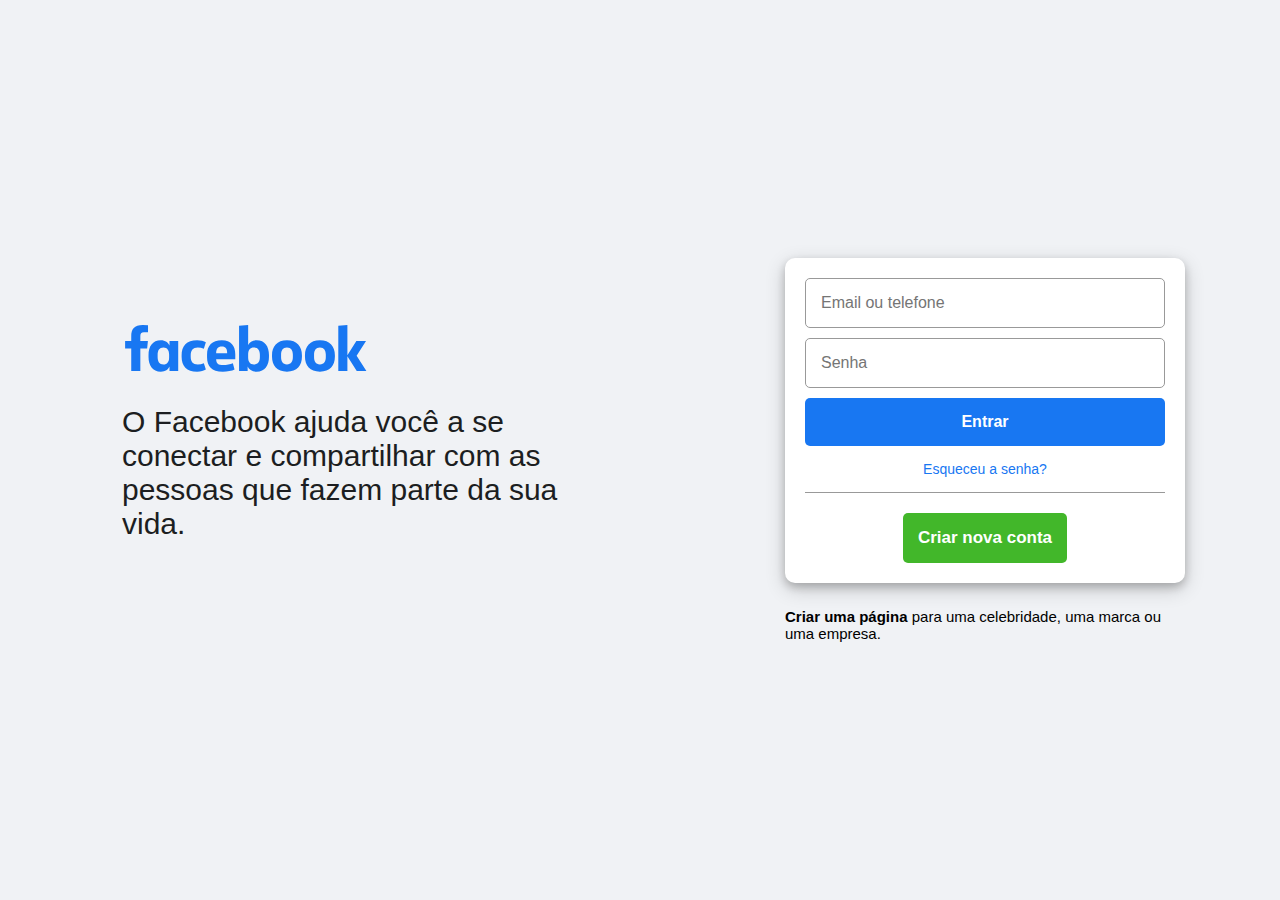
<file: index.html>
<!DOCTYPE html>
<html lang="en">
<head>
    <meta charset="UTF-8">
    <meta http-equiv="X-UA-Compatible" content="IE=edge">
    <meta name="viewport" content="width=device-width, initial-scale=1.0">
    <title>Facebook – entre ou cadastre-se</title>
    <link rel="stylesheet" href="styles/style.css">
</head>
<body>
    
    
    <div class="container">
        <!-- Bloco esquerdo contendo logo e texto -->
        <div class="left">
            <div class="left__logo">
                <img src="img/fb-logo.svg" alt="logo">
            </div>
            <div class="left__text">
                <p>O Facebook ajuda você a se conectar e compartilhar com as pessoas que fazem parte da sua vida.</p>
            </div>
        </div>

        <!-- Bloco direito contendo opções de login -->
        <div class="right">
            
                <!-- Formulário de login contendo botões e inputs -->
                <form action="">
                        <input type="text" placeholder="Email ou telefone">
                        
                        <input type="password" placeholder="Senha">
                    
                
                    <a href="" class="right__loginBtn right__loginBtn--hover">
                            Entrar
                    </a>


                <div>
                    <a href="" class="right__forgetlink">
                        Esqueceu a senha?
                    </a>
                </div>

                <div class="right__signup">
                    <a href="" class="right__signupBtn">Criar nova conta</a>
                </div>
                </form>

        <p>
            <strong>Criar uma página</strong> para uma celebridade, uma marca ou uma empresa.
        </p>
        </div>
    </div>
</body>
</html>
</file>
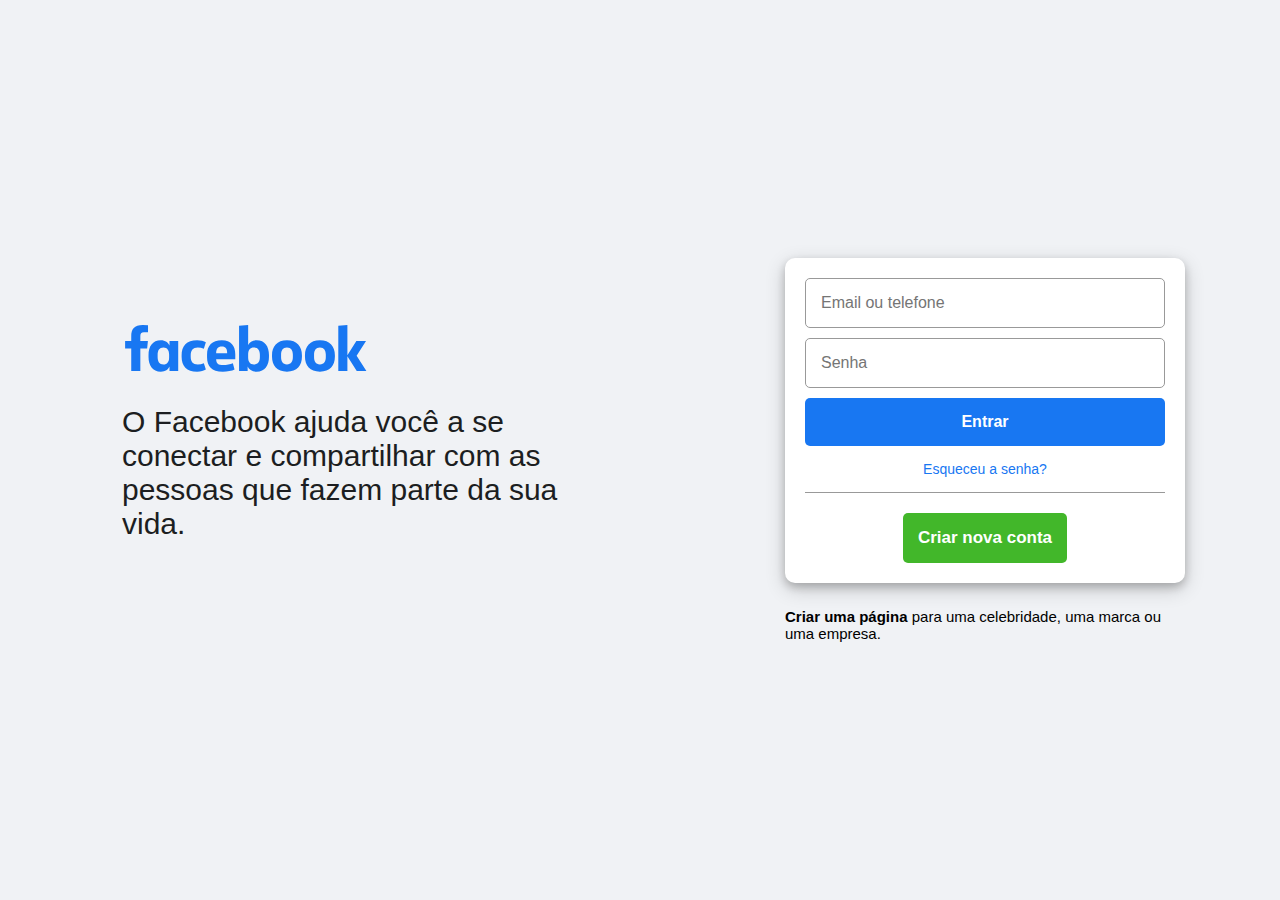
<file: html/index.html>
<!DOCTYPE html>
<html lang="en">
<head>
    <meta charset="UTF-8">
    <meta http-equiv="X-UA-Compatible" content="IE=edge">
    <meta name="viewport" content="width=device-width, initial-scale=1.0">
    <title>Facebook – entre ou cadastre-se</title>
    <link rel="stylesheet" href="../styles/style.css">
</head>
<body>
    
    
    <div class="container">
        <!-- Bloco esquerdo contendo logo e texto -->
        <div class="left">
            <div class="left__logo">
                <img src="../img/fb-logo.svg" alt="logo">
            </div>
            <div class="left__text">
                <p>O Facebook ajuda você a se conectar e compartilhar com as pessoas que fazem parte da sua vida.</p>
            </div>
        </div>

        <!-- Bloco direito contendo opções de login -->
        <div class="right">
            
                <!-- Formulário de login contendo botões e inputs -->
                <form action="">
                        <input type="text" placeholder="Email ou telefone">
                        
                        <input type="password" placeholder="Senha">
                    
                
                    <a href="" class="right__loginBtn right__loginBtn--hover">
                            Entrar
                    </a>


                <div>
                    <a href="" class="right__forgetlink">
                        Esqueceu a senha?
                    </a>
                </div>

                <div class="right__signup">
                    <a href="" class="right__signupBtn">Criar nova conta</a>
                </div>
                </form>

        <p>
            <strong>Criar uma página</strong> para uma celebridade, uma marca ou uma empresa.
        </p>
        </div>
    </div>
</body>
</html>
</file>
<file: styles/style.css>
*{
    margin: 0;
    padding: 0;
    box-sizing: border-box;
}

body {
    display: flex;
    justify-content: center;
    align-items: center;
    width: 100%;
    height: 100vh;
    background-color: #f0f2f5;
}

.container {
    width: 100%;
    height: 100%;
    display: flex;
    justify-content: space-around;
    align-items: center;
    overflow: hidden;
}

.left .right, form{
    display: flex;
    align-content: center;
    justify-content: center;
    flex-direction: column;
}

.left{
    width:500px;
    align-items:flex-start;
}

.left img{
    height: 106px;
}

.left p{
    font-size:30px;
    color: #1c1e21;
    height:200px;
    font-family: 'Roboto Condensed', sans-serif;
    position: relative;
    left: 27px;
}

.right{
    width:400px;
}

form{
    background-color:white;
    border-radius: 10px;
    width:400px;
    display:flex;
    padding:20px;
    margin-bottom: 25px;
    box-shadow: 0 4px 8px rgba(0,0,0,0.2), 0 6px 20px rgba(0,0,0,0.19);
}

form input{
    width:100%;
    padding:15px;
    margin-bottom:10px;
    border-radius: 5px;
    border: 1px solid #999;
    outline: none;
    font-size: 16px;
}

form input:focus{
    border: 1px solid #1877F2;
    box-shadow: 0 0 0.3em #E7F3FF;
}

.right__loginBtn{
    background-color: #1877f2;
    padding:15px;
    text-align: center;
    text-decoration: none;
    width: 100%;
    border-radius: 5px;
    color: white;
    font-family: 'Arial';
    font-weight: 700;
    transition: 0.5s;
}

.right__loginBtn--hover:hover{
    background-color: #0f5ef4;
}

.right__forgetlink{
    margin: 15px;
    text-decoration: none;
    color: #1877f2;
    font-family: 'Arial';
    font-size: 14px;
    justify-content: center;
    display: flex;
}

.right__signup{
    padding-top: 20px;
    border-top: 1px solid #999;
    width: 100%;
    display: flex;
    justify-content: center;
}

.right__signupBtn{
    background-color: #42b72a;
    padding:15px;
    text-align: center;
    text-decoration: none;
    border-radius:5px;
    color:white;
    font-size:17px;
    font-family:'Arial';
    font-weight: 600;
    transition: 0.5s;
}

.right__signupBtn:hover{
    background-color: #36A420;
}

.right p{
    font-size:15px;
    font-family: 'Arial';
}

@media (max-width:950px){
    .container{
        flex-direction: column;
    }

    .left{
        width:400px;
        align-content:center;
        align-items: center;
    }

    .left p{
        height:75px;
        font-size: 20px;
    }
}

@media (max-width:500px){
    .right{
        display: flex;
        flex-direction: column;
        justify-content: center;
        align-items: center;
    }
    
    form {
        width:330px;
        align-content:center;
        align-items:center;
    }
}

@media (max-width:380px){
    
    .left{
        display: flex;
        justify-content: center;
    }

    .left img{
        height: 95px;
    }

    .right{
        display: flex;
        justify-content: center;
    }

    form{
        width:250px;
        align-content:center;
        align-items:center;
    }

    form input, .right__forgetlink, .right__loginBtn, .right__signupBtn{
        font-size: 12px;
    }

    .left p, .right p{
        display:none;
    }
}
</file>
